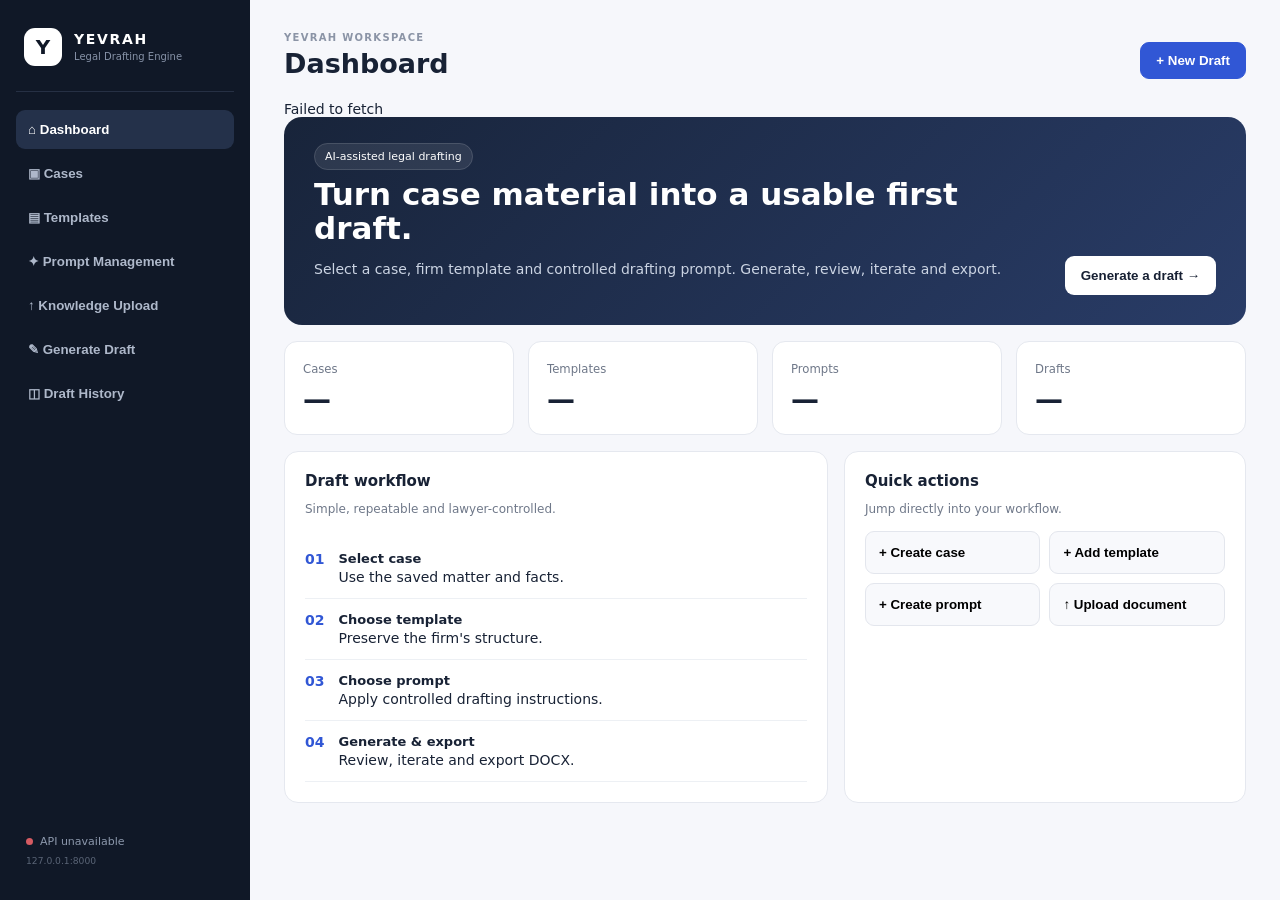
<file: frontend/index.html>
<!doctype html>
<html lang="en">
<head>
<meta charset="utf-8">
<meta name="viewport" content="width=device-width,initial-scale=1">
<title>YEVRAH — Legal Drafting</title>
<link rel="stylesheet" href="style.css">
</head>
<body>
<aside class="sidebar">
  <div class="brand"><div class="mark">Y</div><div><b>YEVRAH</b><small>Legal Drafting Engine</small></div></div>
  <nav>
    <button class="nav active" data-page="dashboard">⌂ Dashboard</button>
    <button class="nav" data-page="cases">▣ Cases</button>
    <button class="nav" data-page="templates">▤ Templates</button>
    <button class="nav" data-page="prompts">✦ Prompt Management</button>
    <button class="nav" data-page="upload">↑ Knowledge Upload</button>
    <button class="nav" data-page="generate">✎ Generate Draft</button>
    <button class="nav" data-page="drafts">◫ Draft History</button>
  </nav>
  <div class="api"><span id="dot"></span><span id="apiStatus">Checking API…</span><small>127.0.0.1:8000</small></div>
</aside>

<main>
<header><div><small>YEVRAH WORKSPACE</small><h1 id="title">Dashboard</h1></div><button class="primary" id="newDraft">+ New Draft</button></header>
<div id="toast"></div>

<section id="dashboard" class="page active">
  <div class="hero"><div><span>AI-assisted legal drafting</span><h2>Turn case material into a usable first draft.</h2><p>Select a case, firm template and controlled drafting prompt. Generate, review, iterate and export.</p></div><button onclick="showPage('generate')">Generate a draft →</button></div>
  <div class="stats">
    <div><small>Cases</small><b id="caseCount">—</b></div><div><small>Templates</small><b id="templateCount">—</b></div>
    <div><small>Prompts</small><b id="promptCount">—</b></div><div><small>Drafts</small><b id="draftCount">—</b></div>
  </div>
  <div class="columns">
    <div class="panel"><h3>Draft workflow</h3><p class="muted">Simple, repeatable and lawyer-controlled.</p>
      <ol class="steps"><li><b>01</b><span><strong>Select case</strong>Use the saved matter and facts.</span></li><li><b>02</b><span><strong>Choose template</strong>Preserve the firm's structure.</span></li><li><b>03</b><span><strong>Choose prompt</strong>Apply controlled drafting instructions.</span></li><li><b>04</b><span><strong>Generate & export</strong>Review, iterate and export DOCX.</span></li></ol>
    </div>
    <div class="panel"><h3>Quick actions</h3><p class="muted">Jump directly into your workflow.</p>
      <div class="quick"><button onclick="showPage('cases')">+ Create case</button><button onclick="showPage('templates')">+ Add template</button><button onclick="showPage('prompts')">+ Create prompt</button><button onclick="showPage('upload')">↑ Upload document</button></div>
    </div>
  </div>
</section>

<section id="cases" class="page">
  <div class="section"><div><h2>Cases</h2><p>Manage matters used for drafting.</p></div><button class="secondary" onclick="resetCase()">Clear</button></div>
  <div class="panel form">
    <input type="hidden" id="caseId">
    <div class="grid"><label>Case title<input id="caseTitle" placeholder="e.g. Singh v. Mehta"></label><label>Plaintiff<input id="plaintiff" placeholder="Plaintiff / Petitioner"></label><label>Defendant<input id="defendant" placeholder="Defendant / Respondent"></label><label class="wide">Case facts<textarea id="facts" placeholder="Material facts for this matter…"></textarea></label></div>
    <button class="primary right" onclick="saveCase()">Save case</button>
  </div>
  <div class="panel"><h3>Saved cases</h3><p class="muted" id="caseMeta"></p><div class="table"><table><thead><tr><th>ID</th><th>Case</th><th>Plaintiff</th><th>Defendant</th><th>Actions</th></tr></thead><tbody id="casesBody"></tbody></table></div></div>
</section>

<section id="templates" class="page">
  <div class="section"><div><h2>Templates</h2><p>Store the firm's drafting structure and style.</p></div><button class="secondary" onclick="resetTemplate()">Clear</button></div>
  <div class="panel form">
    <div class="grid">
      <label>Template name<input id="templateName" placeholder="e.g. Money Recovery Legal Notice"></label>
      <label>Document type<input id="templateDocumentType" placeholder="e.g. Legal Notice"></label>
    </div>
    <div id="templateDropZone" class="uploadDrop templateDropZone">
      <div class="uploadIcon">↑</div>
      <div>
        <strong>Drop your template here</strong>
        <p class="muted">or choose a file from your computer</p>
        <input type="file" id="templateFile" accept=".docx">
        <span id="templateFileName" class="fieldHelp">DOCX files only</span>
      </div>
    </div>
    <div class="uploadActions">
      <button type="button" class="primary" id="templateUploadBtn" onclick="saveTemplate()">Upload Template</button>
      <span id="templateUploadStatus" class="muted"></span>
    </div>
  </div>
  <div class="panel"><h3>Firm templates</h3><div class="table"><table><thead><tr><th>ID</th><th>Name</th><th>Document Type</th><th>Actions</th></tr></thead><tbody id="templatesBody"></tbody></table></div></div>
</section>

<section id="prompts" class="page">
  <div class="section"><div><h2>Prompt Management</h2><p>Create reusable drafting instructions without changing application code.</p></div><button class="secondary" onclick="resetPrompt()">Clear</button></div>
  <div class="panel form"><input type="hidden" id="promptId"><label>Prompt name<input id="promptName" placeholder="e.g. Conservative Civil Drafting"></label><label>Drafting instructions<textarea id="promptContent" class="large" placeholder="Tell YEVRAH how the document should be written and structured…"></textarea></label><p class="hint">The backend combines this prompt with the selected case, template and retrieved authorities.</p><button class="primary right" onclick="savePrompt()">Save prompt</button></div>
  <div class="panel"><h3>Saved prompts</h3><div id="promptsList" class="promptList"></div></div>
</section>

<section id="upload" class="page">
  <div class="section"><div><h2>Knowledge Upload</h2><p>Upload legal knowledge and classify it so YEVRAH can retrieve the right material during drafting.</p></div></div>
  <div class="panel form">
    <div class="uploadDrop"><div class="uploadIcon">↑</div><div><h3>Add legal knowledge</h3><p class="muted">The metadata below is stored with the uploaded document and used by the RAG retriever.</p><input type="file" id="fileInput"></div></div>
    <div class="grid">
      <label>Case ID<input id="uploadCaseId" type="number" min="1" placeholder="Optional — e.g. 12"><small class="fieldHelp">Use this when the document belongs to a specific case.</small></label>
      <label>Knowledge Types<select id="uploadKnowledgeTypes" multiple size="5"><option value="drafting_style">Drafting Style</option><option value="precedent">Precedent</option><option value="legal_principle">Legal Principle</option><option value="statute">Statute / Provision</option><option value="case_law">Case Law</option><option value="firm_knowledge">Firm Knowledge</option><option value="other">Other</option></select><small class="fieldHelp">Hold Ctrl/Cmd to select more than one.</small></label>
      <label>Document Type<input id="uploadDocumentType" placeholder="e.g. legal_notice, plaint, judgment"><small class="fieldHelp">Use the document type used by your RAG metadata.</small></label>
      <label>Practice Area<input id="uploadPracticeArea" placeholder="e.g. contract, civil, property"></label>
      <label>Jurisdiction<input id="uploadJurisdiction" value="india" placeholder="e.g. india"></label>
    </div>
    <div class="uploadActions"><button class="primary" onclick="uploadDocument()">Upload to Knowledge Base</button><span class="muted">Sends <code>case_id</code>, <code>knowledge_types</code>, <code>document_type</code>, <code>practice_area</code>, and <code>jurisdiction</code>.</span></div>
    <pre id="uploadResult"></pre>
  </div>
</section>

<section id="generate" class="page">
  <div class="section"><div><h2>Generate Draft</h2><p>Controlled generation: case + template + prompt.</p></div></div>
  <div class="generate">
    <div class="panel"><label>Case<select id="genCase"></select></label><label>Firm template<select id="genTemplate"></select></label><label>Drafting prompt<select id="genPrompt"></select></label><div class="hint">YEVRAH will use the selected configuration and your backend RAG pipeline.</div><button id="genBtn" class="primary full" onclick="generateDraft()">Generate draft</button></div>
    <div class="panel draft"><div class="draftHead"><div><h3>Generated draft</h3><p id="draftStatus" class="muted">Nothing generated yet.</p></div><div><button class="secondary" onclick="copyDraft()">Copy</button> <button class="secondary" onclick="exportCurrent()">Export DOCX</button></div></div><textarea id="draftText" placeholder="Your generated draft will appear here…"></textarea></div>
  </div>
</section>

<section id="drafts" class="page">
  <div class="section"><div><h2>Draft History</h2><p>Review generated drafts and export them.</p></div></div>
  <div class="panel"><div class="table"><table><thead><tr><th>ID</th><th>Case</th><th>Document type</th><th>Actions</th></tr></thead><tbody id="draftsBody"></tbody></table></div></div>
</section>
</main>
<script src="app.js"></script>
</body>
</html>
</file>
<file: frontend/style.css>
*{box-sizing:border-box}body{margin:0;background:#f6f7fb;color:#182235;font:14px Inter,system-ui,-apple-system,Segoe UI,sans-serif}.sidebar{position:fixed;left:0;top:0;bottom:0;width:250px;background:#101827;color:white;padding:24px 16px;display:flex;flex-direction:column}.brand{display:flex;gap:12px;align-items:center;padding:4px 8px 25px;border-bottom:1px solid #263044}.brand .mark{width:38px;height:38px;border-radius:11px;background:#fff;color:#101827;display:grid;place-items:center;font-weight:900;font-size:20px}.brand b{display:block;letter-spacing:.12em}.brand small{color:#8793a8;font-size:10px}.sidebar nav{display:grid;gap:5px;padding-top:18px}.nav{border:0;background:transparent;color:#aeb8ca;text-align:left;padding:12px;border-radius:9px;font-weight:650}.nav:hover,.nav.active{background:#24314a;color:#fff}.api{margin-top:auto;color:#8d99ad;font-size:11px;padding:10px}.api span:first-child{display:inline-block;width:7px;height:7px;border-radius:50%;background:#efb84c;margin-right:7px}.api small{display:block;margin-top:7px;opacity:.6}main{margin-left:250px;padding:28px 34px;max-width:1500px}header,.section,.draftHead{display:flex;justify-content:space-between;align-items:end;gap:15px;margin-bottom:22px}header h1{margin:4px 0 0;font-size:27px}header small{color:#8b94a6;letter-spacing:.13em;font-weight:800;font-size:10px}.page{display:none}.page.active{display:block}.primary,.secondary{border-radius:9px;padding:10px 15px;font-weight:750;cursor:pointer}.primary{border:1px solid #3157d5;background:#3157d5;color:#fff}.primary:hover{background:#2447bd}.secondary{border:1px solid #dce0e8;background:#fff;color:#3a4558}.hero{padding:30px;border-radius:18px;background:linear-gradient(135deg,#18243a,#293c67);color:#fff;display:flex;justify-content:space-between;gap:20px;align-items:end}.hero span{font-size:11px;background:#ffffff16;border:1px solid #ffffff20;border-radius:20px;padding:6px 10px}.hero h2{font-size:31px;line-height:1.1;max-width:700px;margin:14px 0 9px}.hero p{color:#cbd4e3;max-width:750px;line-height:1.55}.hero button{border:0;background:#fff;color:#172033;padding:12px 16px;border-radius:9px;font-weight:750;white-space:nowrap}.stats{display:grid;grid-template-columns:repeat(4,1fr);gap:14px;margin:16px 0}.stats>div{background:#fff;border:1px solid #e5e8ef;border-radius:13px;padding:18px}.stats small{color:#6f7889}.stats b{display:block;font-size:28px;margin-top:7px}.columns,.generate{display:grid;grid-template-columns:1.15fr .85fr;gap:16px}.generate{grid-template-columns:330px 1fr}.panel{background:#fff;border:1px solid #e5e8ef;border-radius:14px;padding:20px;margin-bottom:16px}.panel h3{margin:0 0 4px;font-size:15px}.muted,.section p{color:#6f7889;font-size:12px}.steps{list-style:none;padding:10px 0 0;margin:0}.steps li{display:flex;gap:14px;padding:13px 0;border-bottom:1px solid #edf0f4}.steps b{color:#3157d5}.steps span{display:grid;gap:3px}.steps strong{font-size:13px}.quick{display:grid;grid-template-columns:1fr 1fr;gap:9px;margin-top:15px}.quick button{padding:13px;border:1px solid #e3e6ed;background:#f8f9fc;border-radius:9px;text-align:left;font-weight:650}.grid{display:grid;grid-template-columns:1fr 1fr;gap:14px}label{font-size:11px;font-weight:750;color:#505a6d;display:block;margin-bottom:13px}input,textarea,select{width:100%;margin-top:7px;border:1px solid #d9dde6;border-radius:9px;padding:11px 12px;background:#fff;color:#182235;outline:none;font:inherit}input:focus,textarea:focus,select:focus{border-color:#9aaaf0;box-shadow:0 0 0 3px #eef1ff}textarea{min-height:130px;resize:vertical;line-height:1.55}.large{min-height:250px}.wide{grid-column:1/-1}.right{float:right}.table{overflow:auto;margin-top:14px}table{width:100%;border-collapse:collapse;min-width:620px}th,td{padding:13px 11px;border-bottom:1px solid #e8ebf0;text-align:left;font-size:12px}th{font-size:10px;text-transform:uppercase;letter-spacing:.06em;color:#7d8798}tr:last-child td{border-bottom:0}.actions{display:flex;gap:5px}.actions button{border:1px solid #dce0e8;background:#fff;border-radius:7px;padding:7px 9px;font-size:11px}.danger{color:#c43d4b}.promptList{display:grid;gap:10px;margin-top:15px}.prompt{border:1px solid #e4e7ed;border-radius:10px;padding:14px;display:flex;justify-content:space-between;gap:15px}.prompt h4{margin:0}.prompt p{white-space:pre-wrap;color:#6f7889;font-size:12px;line-height:1.5;margin:6px 0}.hint{font-size:11px;color:#6f7889;background:#f7f8fb;border:1px solid #e5e8ef;padding:10px;border-radius:8px;margin:8px 0 15px}.full{width:100%;margin-top:5px}.upload{text-align:center;padding:50px 25px}.uploadIcon{width:54px;height:54px;border-radius:50%;background:#eef2ff;color:#3157d5;display:grid;place-items:center;margin:auto;font-size:25px}.upload p{color:#6f7889}.upload input{max-width:420px;margin:10px auto 14px;display:block}.upload pre{max-width:800px;margin:18px auto 0;text-align:left;background:#f7f8fb;padding:14px;border-radius:8px;overflow:auto}.draft{min-height:650px}.draftHead{margin-bottom:13px}.draftHead h3{margin:0}.draftHead p{margin:4px 0 0}.draft textarea{min-height:540px;font:12px ui-monospace,SFMono-Regular,Consolas,monospace;background:#fbfcfe}.toast{position:fixed;right:28px;top:20px;background:#182235;color:#fff;padding:11px 15px;border-radius:9px;opacity:0;transform:translateY(-8px);transition:.2s;z-index:20}.toast.show{opacity:1;transform:none}.empty{text-align:center;color:#6f7889;padding:25px}code{background:#f0f2f6;padding:2px 4px;border-radius:4px}@media(max-width:950px){.sidebar{position:static;width:100%;min-height:auto}.sidebar nav{display:flex;flex-wrap:wrap}.api{display:none}main{margin:0;padding:20px}.columns,.generate{grid-template-columns:1fr}.stats{grid-template-columns:1fr 1fr}.hero{flex-direction:column;align-items:flex-start}}@media(max-width:650px){.stats,.grid,.quick{grid-template-columns:1fr}.wide{grid-column:auto}header{align-items:start}}
.uploadDrop{display:flex;gap:18px;align-items:center;padding:20px;border:1px dashed var(--border,#d8dde6);border-radius:14px;margin-bottom:22px;background:rgba(255,255,255,.03)}
.uploadDrop input[type=file]{margin-top:10px}
.fieldHelp{display:block;margin-top:6px;color:#7a8391;font-size:12px}
.uploadActions{display:flex;align-items:center;gap:16px;margin-top:20px;flex-wrap:wrap}
.uploadActions .muted{font-size:12px}
#uploadKnowledgeTypes{min-height:120px}

.templateDropZone { cursor: pointer; transition: .2s ease; }
.templateDropZone.dragging { border-color: #3157d5; background: #f0f3ff; transform: scale(1.01); }

.templateDropZone input[type=file]{cursor:pointer}
</file>
